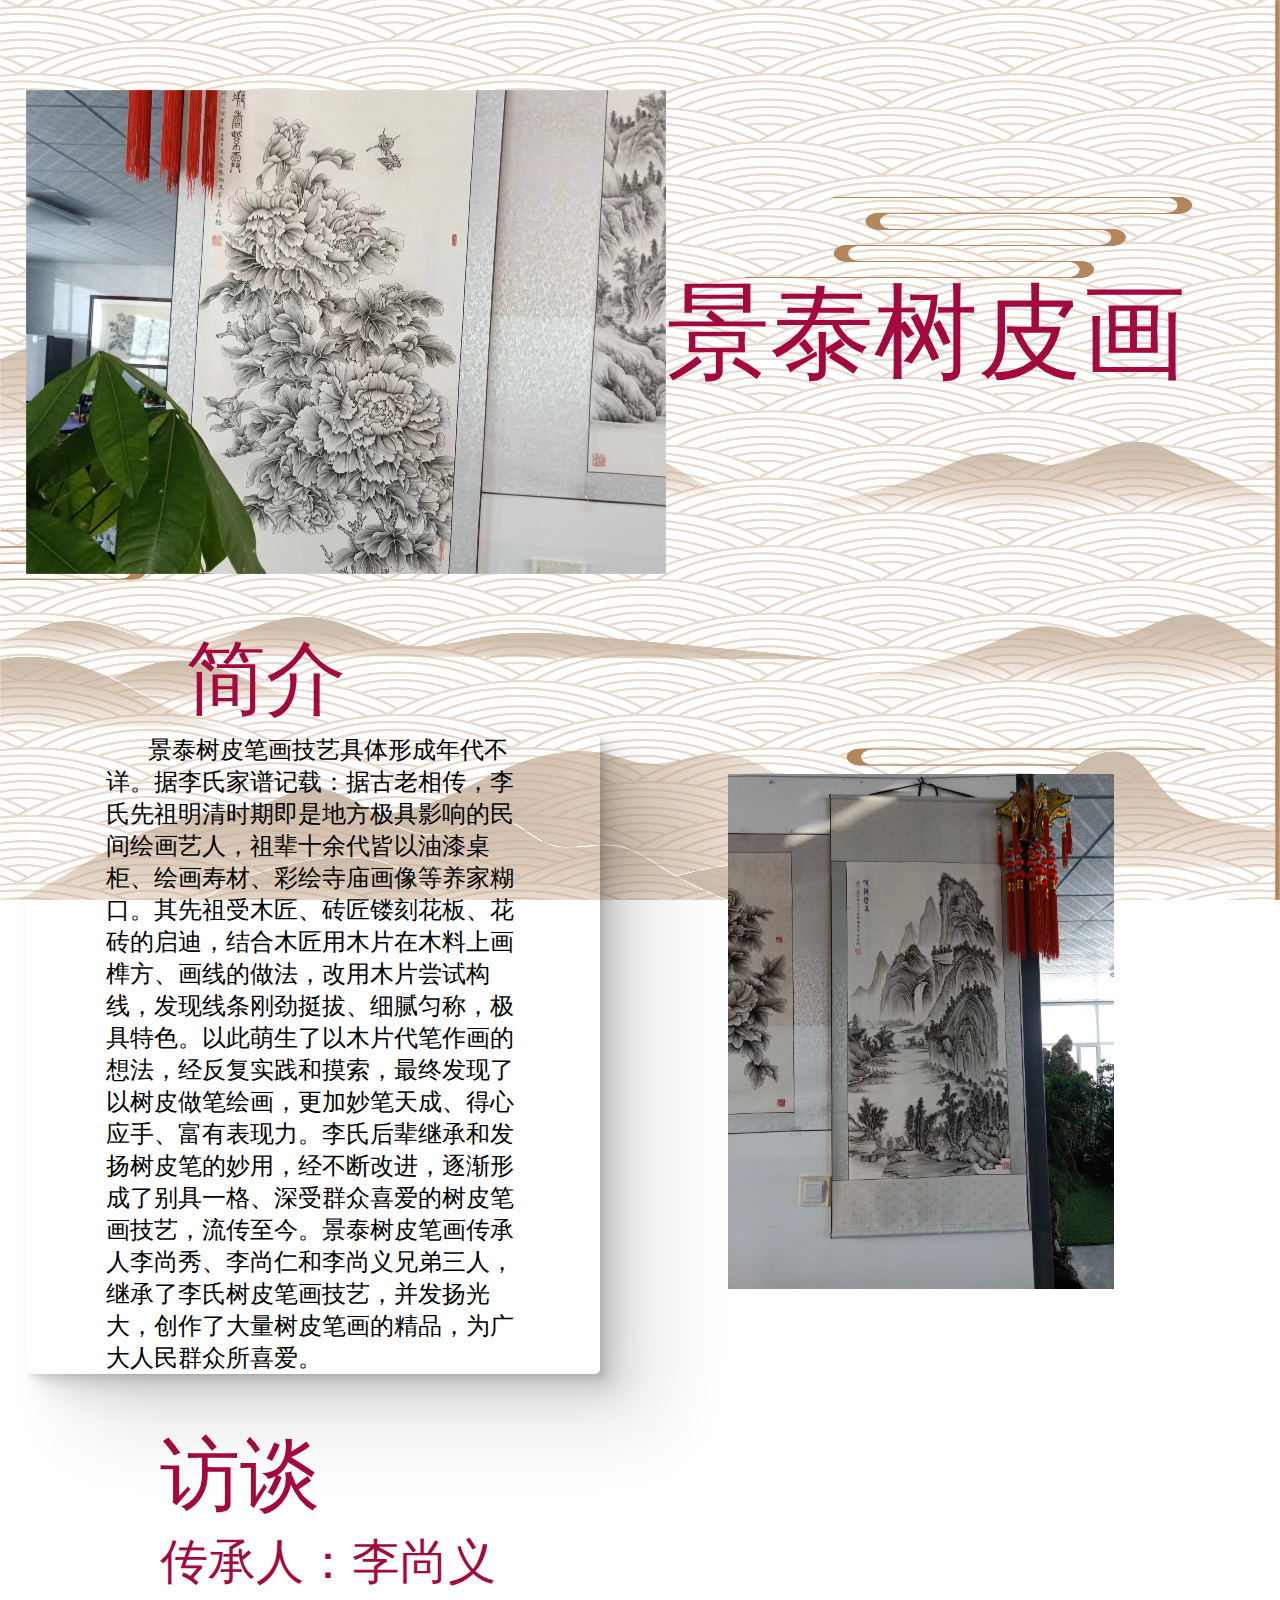
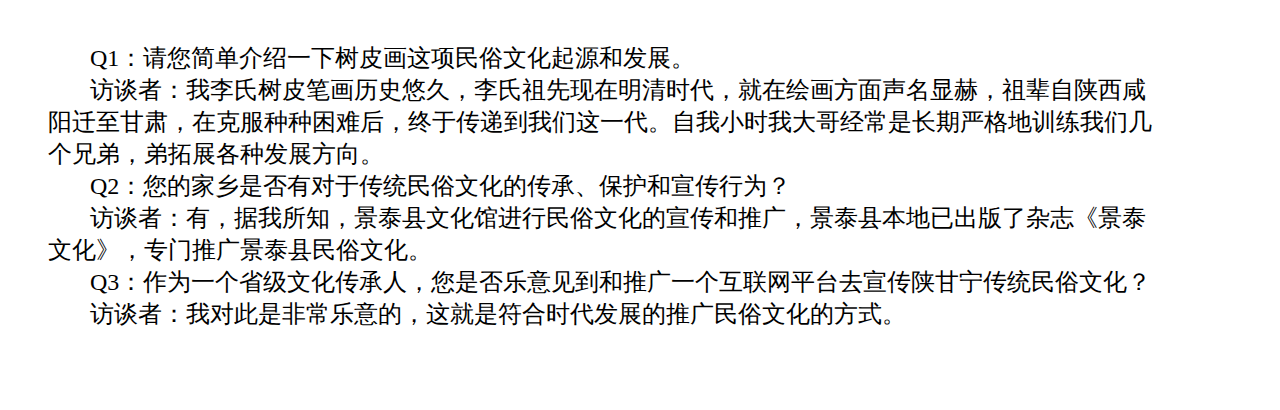
<file: page3.html>
<!DOCTYPE html>
<html lang="en">
<head>
    <meta charset="UTF-8">
    <meta name="viewport" content="width=device-width, initial-scale=1.0">
    <title>方寸之间览风土</title>
    <link rel="stylesheet" href="./map.css">
    <link rel="stylesheet" type="text/css" href="./style.css">
    <style type="text/css">
        *{
            margin:0;
            padding: 0;
            scroll-behavior: smooth;
        }
        a{
            text-decoration: none;
        }

    </style>
</head>
<body background="./图片/背景图.png"
    style="background-repeat: no-repeat;
    background-attachment: fixed;
    background-size: 100% 100%;">

    <div class="zhuandiao_1">
        <div class="img_1">
            <img src="./图片/3-1.png" style="width: 100%;height: 100%;">
        </div>
        <a href="./index.html" style="text-decoration: none;color: #a3083f;"><span class="text_1" style="font-size: 6.5rem;">
            景泰树皮画
        </span></a>
    </div>
    <div class="zhuandiao_2">
        <div class="text_2">
            <div style="color: #a3083f;font-size: 5rem;margin-left: 10rem;height: fit-content;">
                简介
            </div>
            <div  class="content_1" style="font-size: 1.5rem;padding-left: 5rem;padding-right: 5rem;">
                &nbsp;&nbsp;&nbsp;&nbsp;&nbsp;&nbsp;&nbsp;景泰树皮笔画技艺具体形成年代不详。据李氏家谱记载：据古老相传，李氏先祖明清时期即是地方极具影响的民间绘画艺人，祖辈十余代皆以油漆桌柜、绘画寿材、彩绘寺庙画像等养家糊口。其先祖受木匠、砖匠镂刻花板、花砖的启迪，结合木匠用木片在木料上画榫方、画线的做法，改用木片尝试构线，发现线条刚劲挺拔、细腻匀称，极具特色。以此萌生了以木片代笔作画的想法，经反复实践和摸索，最终发现了以树皮做笔绘画，更加妙笔天成、得心应手、富有表现力。李氏后辈继承和发扬树皮笔的妙用，经不断改进，逐渐形成了别具一格、深受群众喜爱的树皮笔画技艺，流传至今。景泰树皮笔画传承人李尚秀、李尚仁和李尚义兄弟三人，继承了李氏树皮笔画技艺，并发扬光大，创作了大量树皮笔画的精品，为广大人民群众所喜爱。
            </div>
        </div>
        <div class="img_2">
            <img src="./图片/3-2.png" style="width: 70%;">
        </div>
    </div>
    <div class="zhuandiao_3">
        <div style="color: #a3083f;font-size: 5rem;margin-left: 10rem;height: fit-content;">
            访谈
        </div>
        <div style="color: #a3083f;font-size: 3rem;margin-left: 10rem;">
            传承人：李尚义
        </div>

        <div class="content_3">
            &nbsp;&nbsp;&nbsp;&nbsp;&nbsp;&nbsp;&nbsp;Q1：请您简单介绍一下树皮画这项民俗文化起源和发展。
            <br>&nbsp;&nbsp;&nbsp;&nbsp;&nbsp;&nbsp;&nbsp;访谈者：我李氏树皮笔画历史悠久，李氏祖先现在明清时代，就在绘画方面声名显赫，祖辈自陕西咸阳迁至甘肃，在克服种种困难后，终于传递到我们这一代。自我小时我大哥经常是长期严格地训练我们几个兄弟，弟拓展各种发展方向。
            <br>&nbsp;&nbsp;&nbsp;&nbsp;&nbsp;&nbsp;&nbsp;Q2：您的家乡是否有对于传统民俗文化的传承、保护和宣传行为？
            <br>&nbsp;&nbsp;&nbsp;&nbsp;&nbsp;&nbsp;&nbsp;访谈者：有，据我所知，景泰县文化馆进行民俗文化的宣传和推广，景泰县本地已出版了杂志《景泰文化》，专门推广景泰县民俗文化。
            <br>&nbsp;&nbsp;&nbsp;&nbsp;&nbsp;&nbsp;&nbsp;Q3：作为一个省级文化传承人，您是否乐意见到和推广一个互联网平台去宣传陕甘宁传统民俗文化？
            <br>&nbsp;&nbsp;&nbsp;&nbsp;&nbsp;&nbsp;&nbsp;访谈者：我对此是非常乐意的，这就是符合时代发展的推广民俗文化的方式。
        </div>
    </div>
</file>
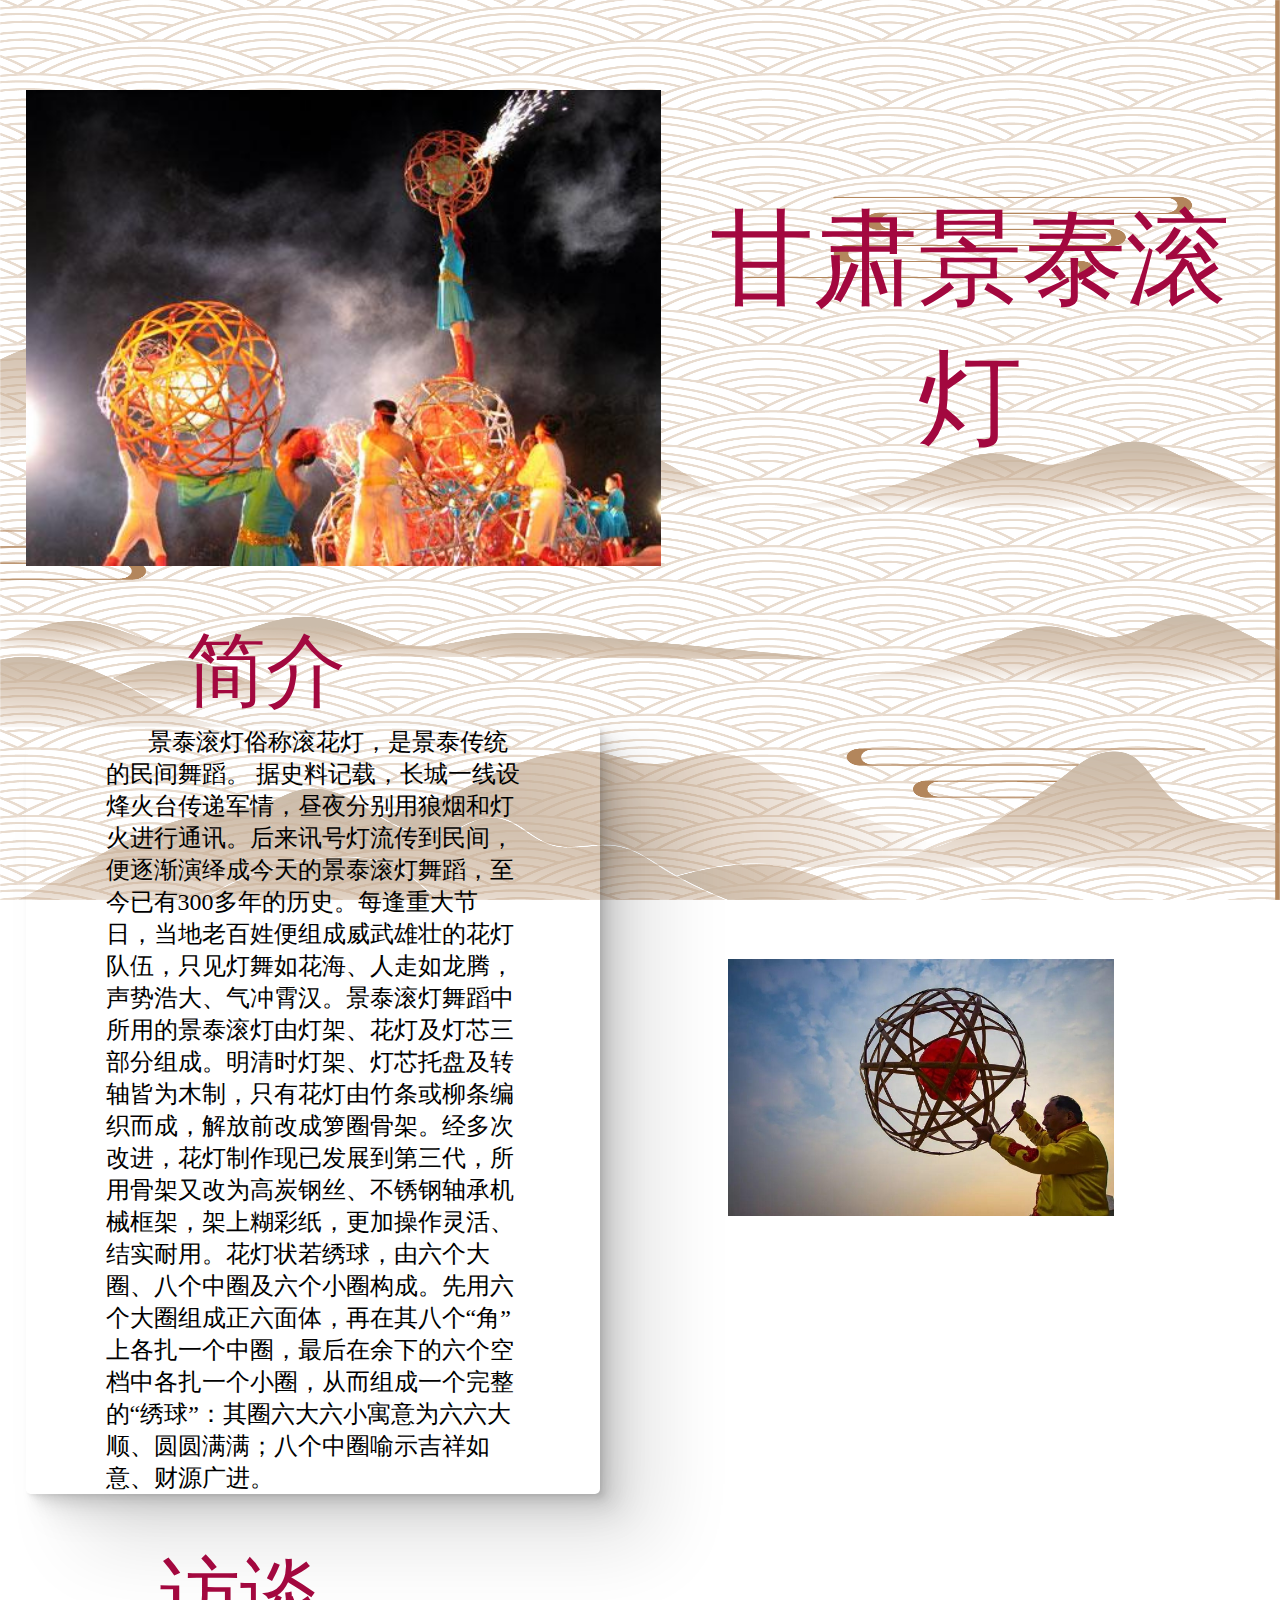
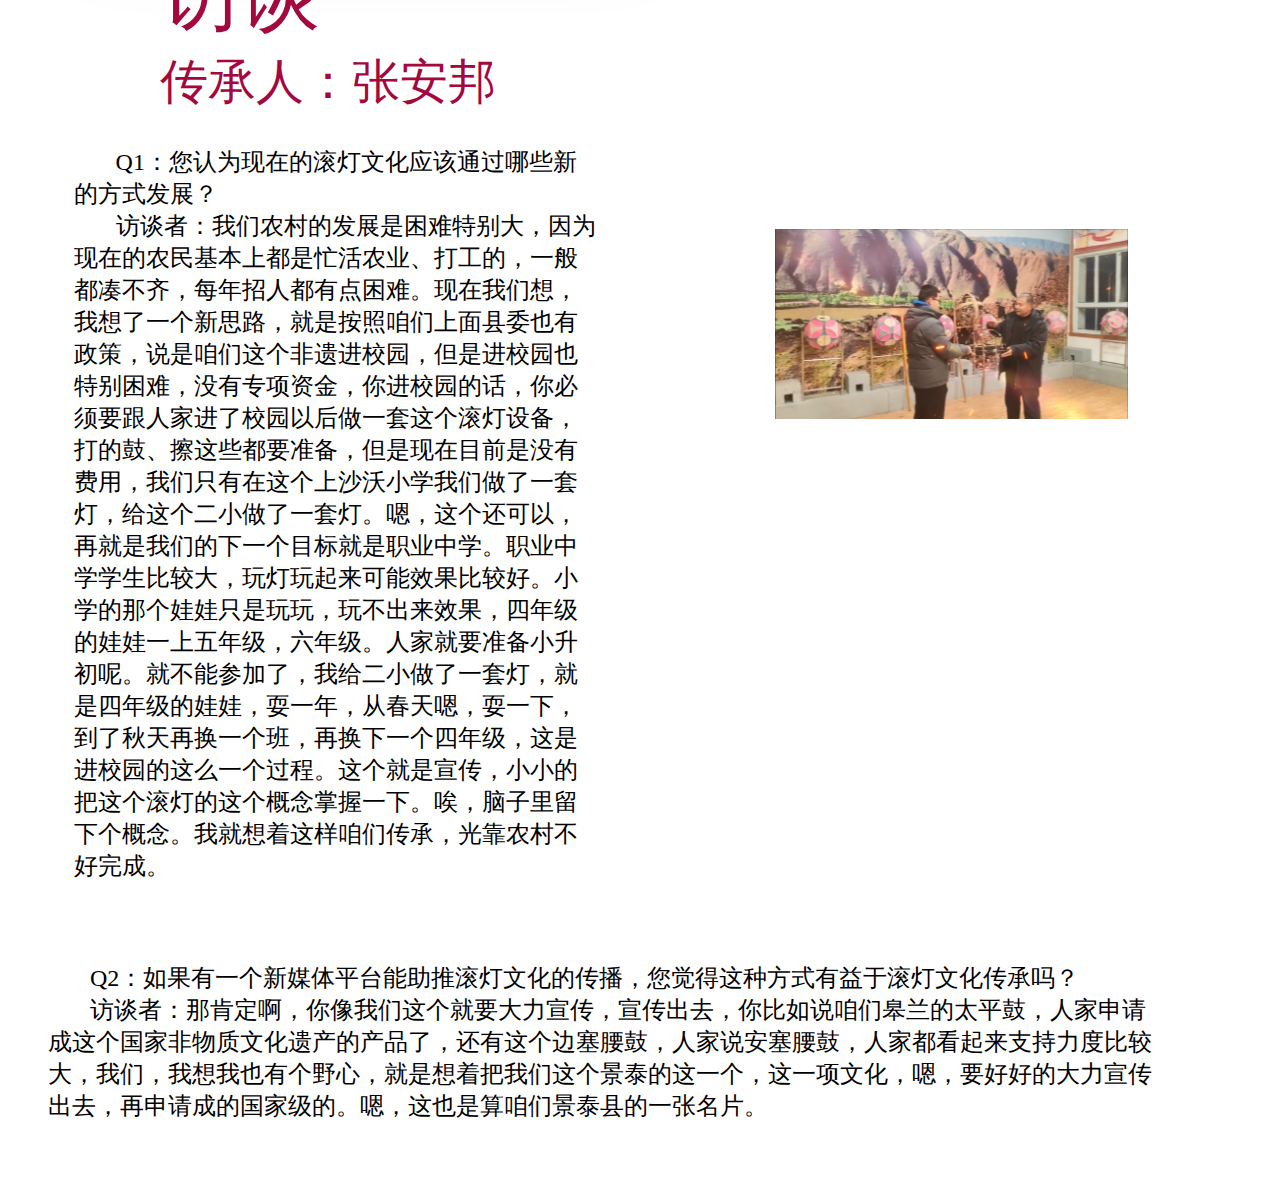
<file: page4.html>
<!DOCTYPE html>
<html lang="en">
<head>
    <meta charset="UTF-8">
    <meta name="viewport" content="width=device-width, initial-scale=1.0">
    <title>方寸之间览风土</title>
    <link rel="stylesheet" href="./map.css">
    <link rel="stylesheet" type="text/css" href="./style.css">
    <style type="text/css">
        *{
            margin:0;
            padding: 0;
            scroll-behavior: smooth;
        }
        a{
            text-decoration: none;
        }

    </style>
</head>
<body background="./图片/背景图.png"
    style="background-repeat: no-repeat;
    background-attachment: fixed;
    background-size: 100% 100%;">

    <div class="zhuandiao_1">
        <div class="img_1">
            <img src="./图片/4-1.png" style="width: 100%;height: 100%;">
        </div>
        <a href="./index.html" style="text-decoration: none;color: #a3083f;"><span class="text_1" style="font-size: 6.5rem;">
            甘肃景泰滚灯
        </span></a>
    </div>
    <div class="zhuandiao_2">
        <div class="text_2">
            <div style="color: #a3083f;font-size: 5rem;margin-left: 10rem;height: fit-content;">
                简介
            </div>
            <div  class="content_1" style="font-size: 1.5rem;padding-left: 5rem;padding-right: 5rem;">
                &nbsp;&nbsp;&nbsp;&nbsp;&nbsp;&nbsp;&nbsp;景泰滚灯俗称滚花灯，是景泰传统的民间舞蹈。 据史料记载，长城一线设烽火台传递军情，昼夜分别用狼烟和灯火进行通讯。后来讯号灯流传到民间，便逐渐演绎成今天的景泰滚灯舞蹈，至今已有300多年的历史。每逢重大节日，当地老百姓便组成威武雄壮的花灯队伍，只见灯舞如花海、人走如龙腾，声势浩大、气冲霄汉。景泰滚灯舞蹈中所用的景泰滚灯由灯架、花灯及灯芯三部分组成。明清时灯架、灯芯托盘及转轴皆为木制，只有花灯由竹条或柳条编织而成，解放前改成箩圈骨架。经多次改进，花灯制作现已发展到第三代，所用骨架又改为高炭钢丝、不锈钢轴承机械框架，架上糊彩纸，更加操作灵活、结实耐用。花灯状若绣球，由六个大圈、八个中圈及六个小圈构成。先用六个大圈组成正六面体，再在其八个“角”上各扎一个中圈，最后在余下的六个空档中各扎一个小圈，从而组成一个完整的“绣球”：其圈六大六小寓意为六六大顺、圆圆满满；八个中圈喻示吉祥如意、财源广进。 
            </div>
        </div>
        <div class="img_2">
            <img src="./图片/4-3.jpeg" style="width: 70%;">
        </div>
    </div>
    <div class="zhuandiao_3">
        <div style="color: #a3083f;font-size: 5rem;margin-left: 10rem;height: fit-content;">
            访谈
        </div>
        <div style="color: #a3083f;font-size: 3rem;margin-left: 10rem;">
            传承人：张安邦
        </div>
        <div class="content_2">
            <div class="text_3">
                &nbsp;&nbsp;&nbsp;&nbsp;&nbsp;&nbsp;&nbsp;Q1：您认为现在的滚灯文化应该通过哪些新的方式发展？
<br>&nbsp;&nbsp;&nbsp;&nbsp;&nbsp;&nbsp;&nbsp;访谈者：我们农村的发展是困难特别大，因为现在的农民基本上都是忙活农业、打工的，一般都凑不齐，每年招人都有点困难。现在我们想，我想了一个新思路，就是按照咱们上面县委也有政策，说是咱们这个非遗进校园，但是进校园也特别困难，没有专项资金，你进校园的话，你必须要跟人家进了校园以后做一套这个滚灯设备，打的鼓、擦这些都要准备，但是现在目前是没有费用，我们只有在这个上沙沃小学我们做了一套灯，给这个二小做了一套灯。嗯，这个还可以，再就是我们的下一个目标就是职业中学。职业中学学生比较大，玩灯玩起来可能效果比较好。小学的那个娃娃只是玩玩，玩不出来效果，四年级的娃娃一上五年级，六年级。人家就要准备小升初呢。就不能参加了，我给二小做了一套灯，就是四年级的娃娃，耍一年，从春天嗯，耍一下，到了秋天再换一个班，再换下一个四年级，这是进校园的这么一个过程。这个就是宣传，小小的把这个滚灯的这个概念掌握一下。唉，脑子里留下个概念。我就想着这样咱们传承，光靠农村不好完成。            
            </div>
            <div class="img_3">
                <img src="./图片/4-2.png" style="width: 70%;">
            </div>
        </div>
        <div class="content_3">
            &nbsp;&nbsp;&nbsp;&nbsp;&nbsp;&nbsp;&nbsp;Q2：如果有一个新媒体平台能助推滚灯文化的传播，您觉得这种方式有益于滚灯文化传承吗？
            <br>&nbsp;&nbsp;&nbsp;&nbsp;&nbsp;&nbsp;&nbsp;访谈者：那肯定啊，你像我们这个就要大力宣传，宣传出去，你比如说咱们皋兰的太平鼓，人家申请成这个国家非物质文化遗产的产品了，还有这个边塞腰鼓，人家说安塞腰鼓，人家都看起来支持力度比较大，我们，我想我也有个野心，就是想着把我们这个景泰的这一个，这一项文化，嗯，要好好的大力宣传出去，再申请成的国家级的。嗯，这也是算咱们景泰县的一张名片。
        </div>
    </div>
</file>
<file: map.css>
#map-section {
    width: 100%;
    margin-top: 3rem;
}

#map-section>header {
    margin-left: 4rem;
}

#map-section>header>:nth-child(1) {
    color: #a3083f;
    font-size: 2rem;
}

#map-section>header>:nth-child(2) {
    color: #a3083f;
    font-size: 3rem;
}



#map-section>main {
    margin-top: 3rem;
    /* margin-left: 4rem; */
    display: flex;
    justify-content: space-between;
}

#map-section>main>img {
    margin-left: 4rem;
}

#map-section>main>div {
    width: 50%;
    position: relative;
    display: flex;
    flex-direction: column;
    justify-content: space-between;
    margin-left: 1rem;
    margin-right: 4rem;
}

#map-section>main>div>:nth-child(1) {
    color: #a3083f;
    font-size: 1.6rem;
    width: 100%;
    display: flex;
    justify-content: end;
}

#map-section>main>div>:nth-child(1):hover{
    cursor: pointer;
}

#map-section>main>div>:nth-child(1)>span {
    margin-right: 2rem;
}

#map-section>main>div>:nth-child(2) {
    display: grid;
    grid-template-columns: 1fr 1fr;
    grid-template-rows: 1fr 1fr 1fr;
    gap: 3rem;
    width: 100%;
    height: 90%;
}

#map-section .card:first-child {
    grid-column-start: 1;
    grid-column-end: 3;
}

#map-section .card {
    background-color: black;
    overflow: hidden;
    position: relative;
}


#map-section>main>:nth-child(1) {
    width: 40%;

}

#map-section .side {
    position: relative;
    width: 20%;
    height: 100%;
    float: right;
    background-color: #a3083f;
    display: flex;
    flex-direction: column;
    align-items: center;
    justify-content: center;
    color: white;
    font-size: 1.5rem;
    z-index: 999 !important;
}

#map-section .card:hover .cardimg{
    transform: scale(1.05);
    transition: all .5s;
}

#map-section .card .side >span{
    cursor: pointer;
    transform: scale(1.05);
    transition: all .5s;
}
</file>
<file: style.css>
.header{
    z-index: 9999;
    height: 60px;
    width: 100vw;
    position: fixed;
    align-items: center;
    display: flex;
    flex-direction: row;
    background-color: white;
    justify-content: center;
}
.menu{
    display: flex;
    margin-right: 1rem;
    justify-content: center;
    height: 60px;
    text-align: center;
    align-items: center;
}

.headtext{
    font-size: 20px;
    color: grey;
    transition: all.3s;
    text-wrap: nowrap;
}
.headtext:hover{
    cursor: pointer;
    font-size: 22px;
    color: #a3083f;
    transition: all.3s;
}
.name{
    height: 60px;
    width: 150px;
    display: flex;
    margin-left: 0;
    justify-content: center;
    text-align:center;
    align-items: center;
    color: #a3083f;

}
.introduction{
    display: flex;
    flex-wrap: wrap;
    height: auto;
}
.text1{
    width: 25%;
    font-size: 2rem;
    color: #a3083f;
    margin-left: 40%;
    margin-top: 60px;
}
.text1-1{
    width:40%;
    font-size: 1.3rem;
    line-height: 3.5rem;
    height: fit-content;
    margin-top: 5%;
    margin-left: auto;
    margin-right: 10%;
    border-radius: 5px;
    box-shadow:
  1.5px 1.4px 2.2px rgba(0, 0, 0, 0.031),
  3.7px 3.4px 5.3px rgba(0, 0, 0, 0.044),
  7px 6.4px 10px rgba(0, 0, 0, 0.055),
  12.5px 11.4px 17.9px rgba(0, 0, 0, 0.066),
  23.4px 21.3px 33.4px rgba(0, 0, 0, 0.079),
  56px 51px 80px rgba(0, 0, 0, 0.11)
}
.text2{
    font-size: 2rem;
    color: #a3083f;
    margin-top: 5%;
    margin-left: 4rem;
    display: flex;
}
.pictures{
    width: 73%;
    height: 300px;
    margin-left: 10%;
    margin-bottom: 8%;
    position: relative;
    overflow: hidden;
}
.pictures_img{
    width: 100%;
    height: 300px;
    position: absolute;
    transition: all .5s;
}
.pictures:hover .pictures_img{
    transform: scale(1.05);
    transition: all .5s;
}
.inside{
    width: 100%;
    height: 300px;
    overflow: hidden;
    position: absolute;
    background-color: rgb(85,85,85,0);
    transition: all 0.5s;
    letter-spacing: 1px;
}
.inside:hover{
    transition: all 0.5s;   
}
.inside span{
    color: white;
    font-size: 25px;
    height: 45px;
    display: block;
}
.word{
    background-color: #a3083f;
    position: relative;
    margin-bottom: 300px;
    overflow: hidden;
    transition: all 0.5s;
}
.visualcard{
    width: 100%;
    display: flex;
}
.visualisation{
    display: flex;
    flex-direction: column;
    width: 50%;
    align-items: center;
}
.words{
    display: flex;
    flex-direction: column;
    align-items: center;
    width: 100%;
    gap: 7%;
}
.word_1{
    margin-top: 3rem;
    width: 50%;
    height: 22%;
    display: flex;
    align-items: center;
    background-color: #a3083eb4;
    backdrop-filter: blur(3px);
    color: white;
    font-size: 25px;
    padding-left: 1.5rem;
    padding-right: 1.5rem;
    line-height: 2.5rem;
    border-radius: 5px;
    box-shadow:
  1.5px 1.4px 2.2px rgba(0, 0, 0, 0.031),
  3.7px 3.4px 5.3px rgba(0, 0, 0, 0.044),
  7px 6.4px 10px rgba(0, 0, 0, 0.055),
  12.5px 11.4px 17.9px rgba(0, 0, 0, 0.066),
  23.4px 21.3px 33.4px rgba(0, 0, 0, 0.079),
  56px 51px 80px rgba(0, 0, 0, 0.11)
}
.productioncard{
    margin-left: 3.8%; 
    width: 100%;
    margin-top: 3%;
    display: flex;
    gap:7%;
    height: 100%;
    justify-content: center;
}
.productcard{
    width: 22%;
    height: 70%;
    position: relative;
}
.inside2{
    width: 100%;
    height: 100%;
    align-items: center;
    text-align: center;
    overflow: hidden;
    position: absolute;
    background-color: rgb(85,85,85,0);
    transition: all 0.5s;
    letter-spacing: 1px;
}
.inside2 span{
    display: flex;
    color: white;
    justify-content: center;
    text-align: center;
    align-items: center;
    font-size: 25px;

    background-color: #a3083f;
    width: 100%;
    height: 50px;
}
.word{
    background-color: #a3083f;
    position: relative;
    margin-bottom: 300px;
    overflow: hidden;
    transition: all 0.5s;
}
.production{
    height: 800px;
    position: relative;
}
.production_img{
    width: 100%;
    height: 100%;
    position: absolute;
    transition: all .5s;
    overflow: hidden;
    

}
.production_img img {
    width: 100%;
    height: 100%;
    object-fit: cover;
}
.word2{
    display: flex;
    font-size: 1.1rem;
    margin-left: 18%;
    width: 65%;
    height: 13%;
    text-align: center;
    align-items: center;
    justify-content: center;
    background-color: white;
    color: #a3083f;
    border-radius: 50px;
    transition: all.3s;
}
.word2:hover{
    font-size: 1.3rem;
}
.abouttext{
    margin-top: 6%;
    width: 40%;
    height:fit-content;
    margin-right: 10%;
    margin-left: auto;
    background-color: #a3083f;
    color: white;
    font-size: 1.3rem;
    line-height: 3rem;
}
.aboutimg{
    display: flex;
}
.video{
    width:80%;
    text-align: center;
    align-items: center;
    margin-top: 4rem;
}
.media{
    text-align: center;
    align-items: center;
}


.zhuandiao_1{
    width: 100%;
    margin-top: 7%;
    display: flex;
    align-items: center;
    text-align: center;
}

.img_1{
    padding-left: 2%;
    width: 50%;
}
.text_1{
    text-align: center;
    font-size: 8rem;
    width: 50%;
}
.zhuandiao_2{
    width: 100%;
    display: flex;
    align-items: center;
}
.text_2{
    width: 52%;
    margin-top: 3rem;
    margin-left: 2%;

}
.content_1{
    border-radius: 5px;
    box-shadow:
  1.5px 1.4px 2.2px rgba(0, 0, 0, 0.031),
  3.7px 3.4px 5.3px rgba(0, 0, 0, 0.044),
  7px 6.4px 10px rgba(0, 0, 0, 0.055),
  12.5px 11.4px 17.9px rgba(0, 0, 0, 0.066),
  23.4px 21.3px 33.4px rgba(0, 0, 0, 0.079),
  56px 51px 80px rgba(0, 0, 0, 0.11)
}
.img_2{
    align-items: center;
    padding-left: 10%;
    width: 50%;
    padding-top: 9%;
}
.content_2{
    display: flex;

}
.zhuandiao_3{
    margin-top: 3rem;
}
.text_3{
    width: 52%;
    margin-left: 2%;
    font-size: 1.5rem;
    padding-left: 3rem;
    padding-right: 3rem;
    margin-top: 2rem;
    margin-bottom: 2rem;
}
.img_3{
    align-items: center;
    justify-content: center;
    padding-left: 10%;

    width: 50%;
    padding-top: 9%;
}
.content_3{
    font-size: 1.5rem;
    padding-left: 3rem;
    padding-right: 3rem;
    margin-right: 5%;
    margin-top: 3rem;
    margin-bottom: 5rem;
}
</file>
